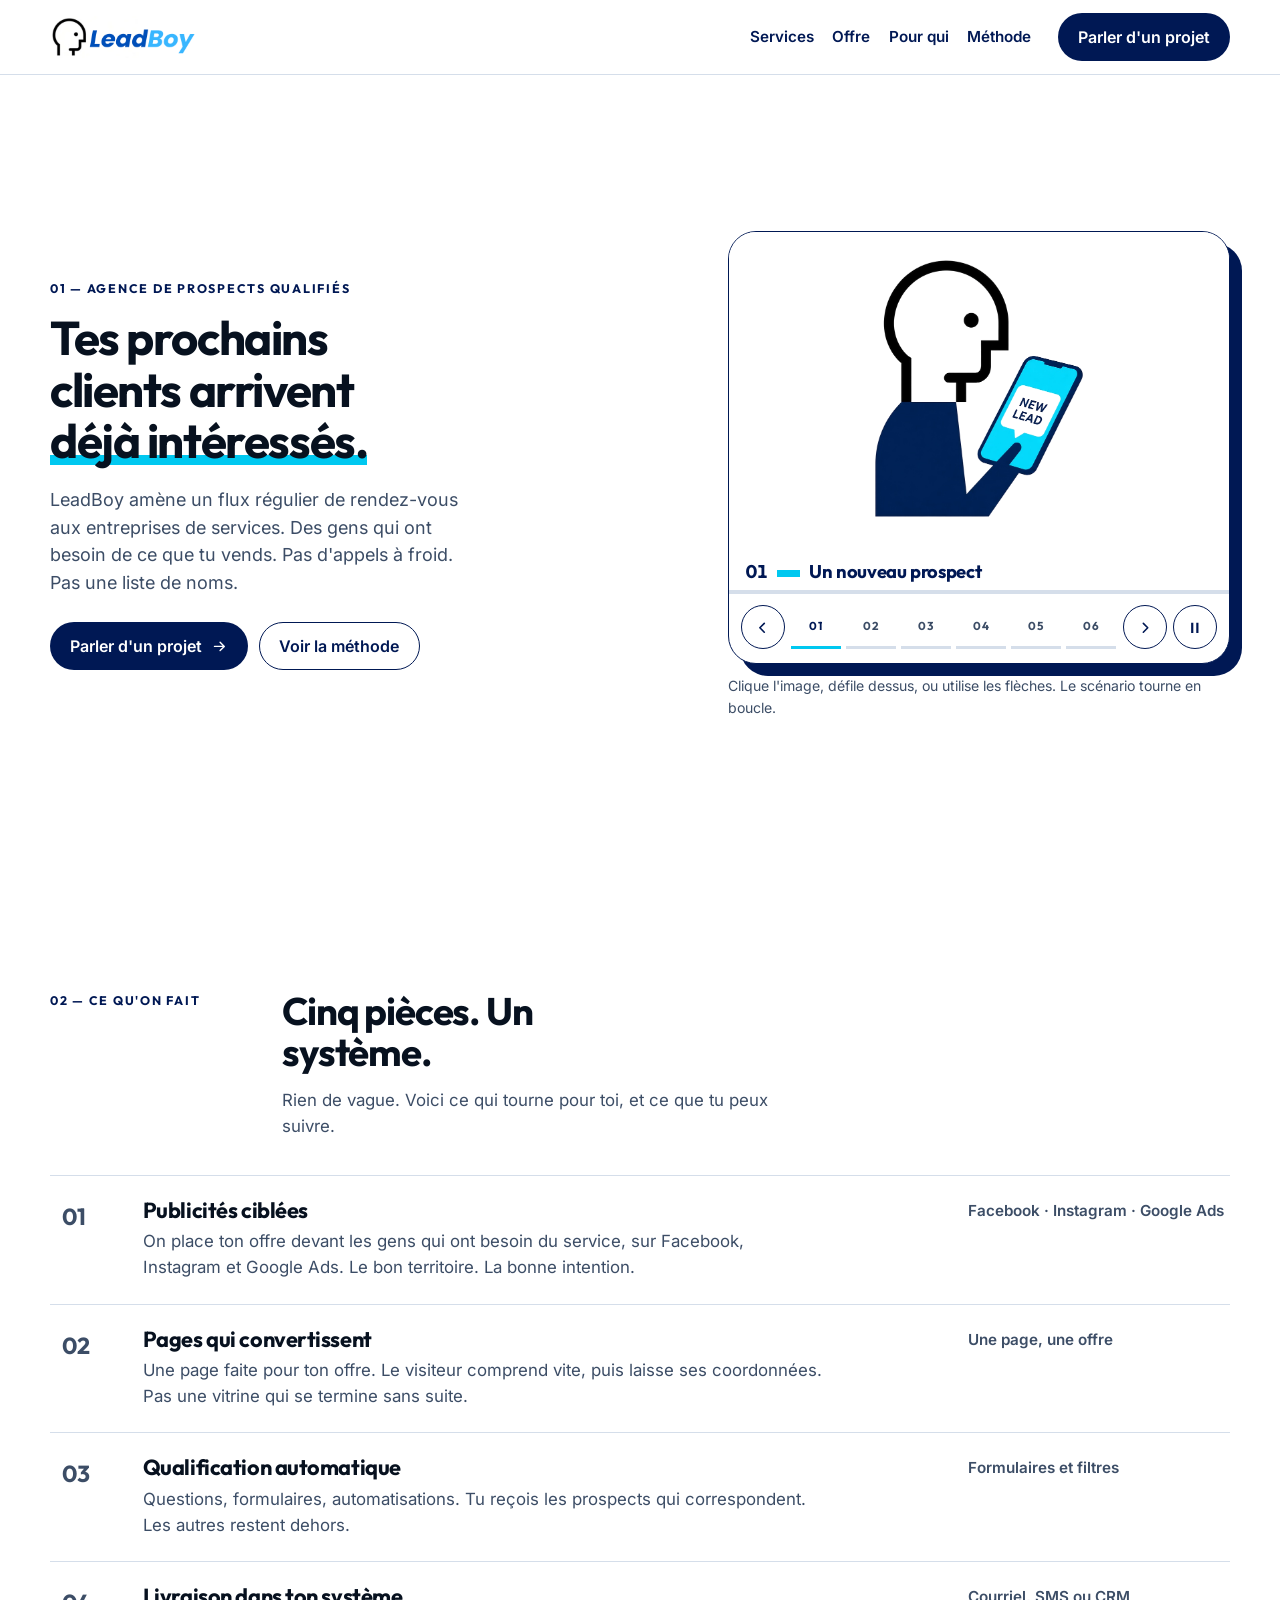
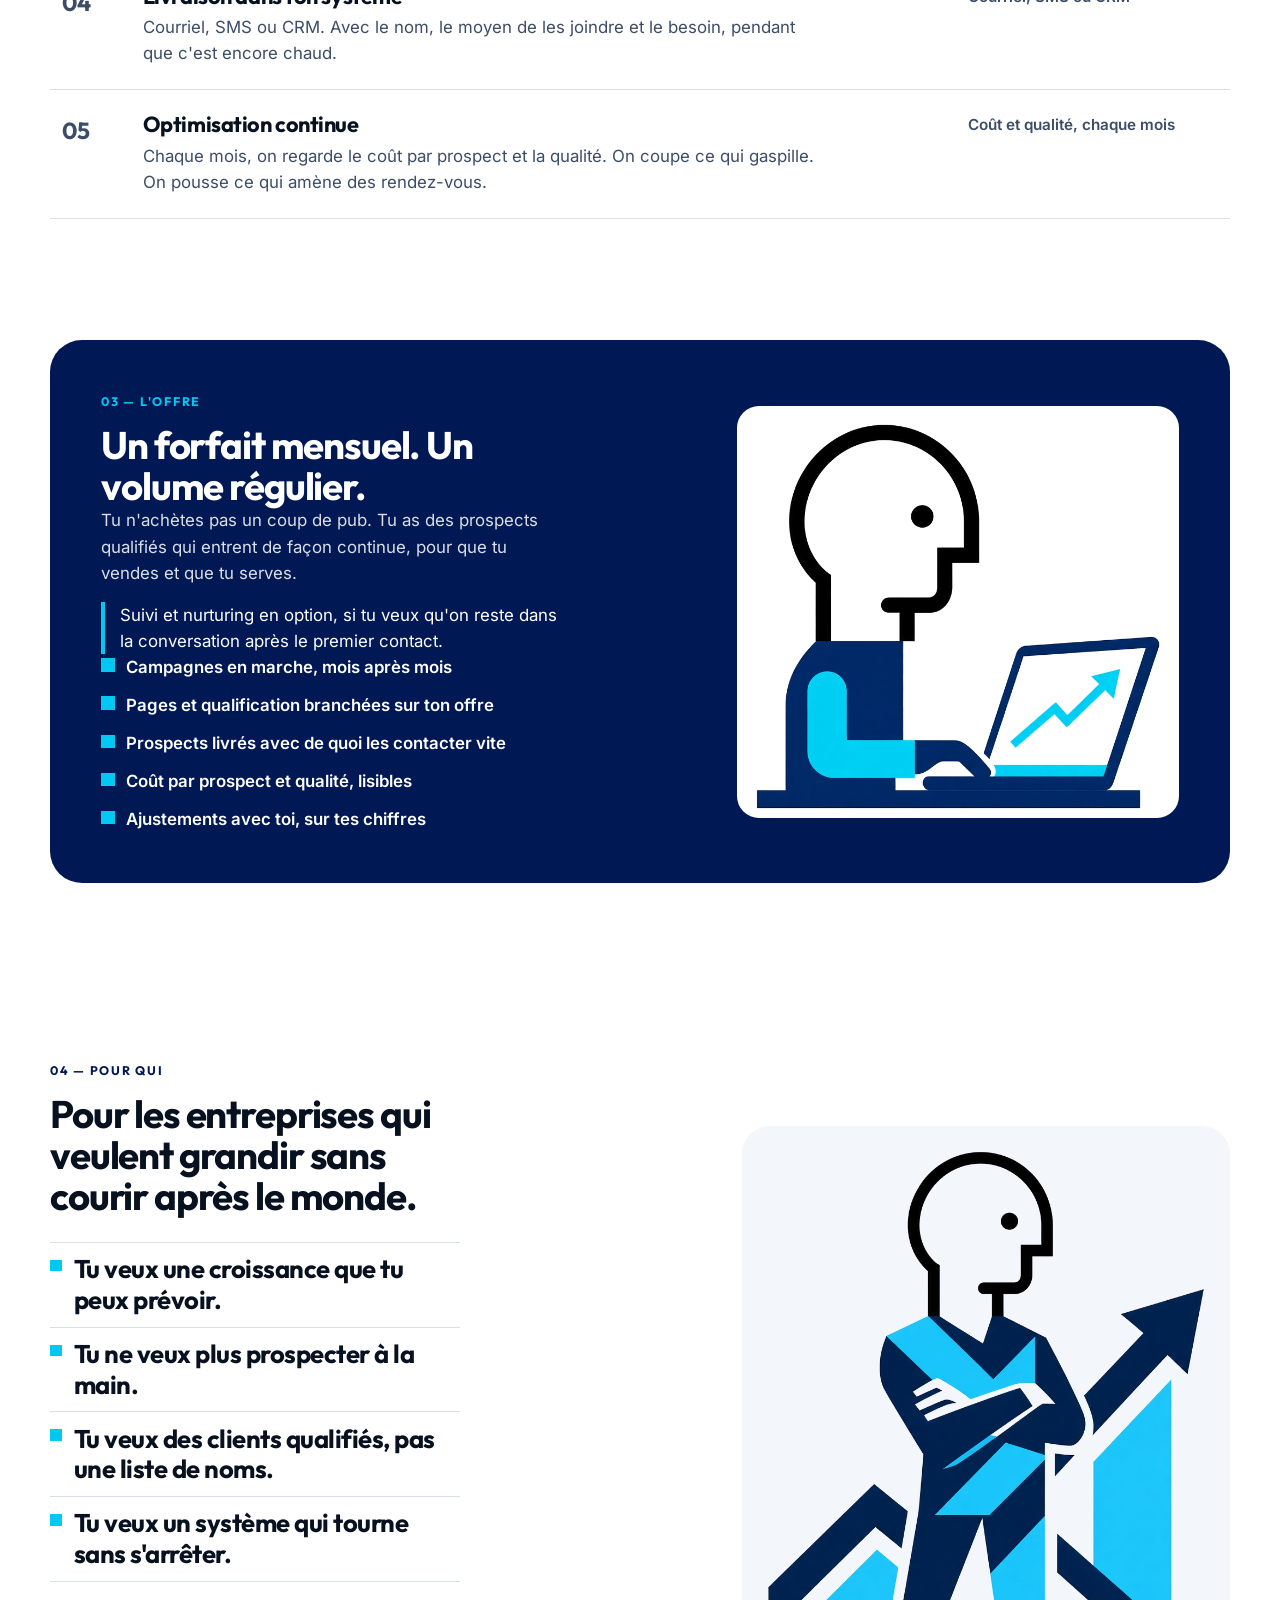
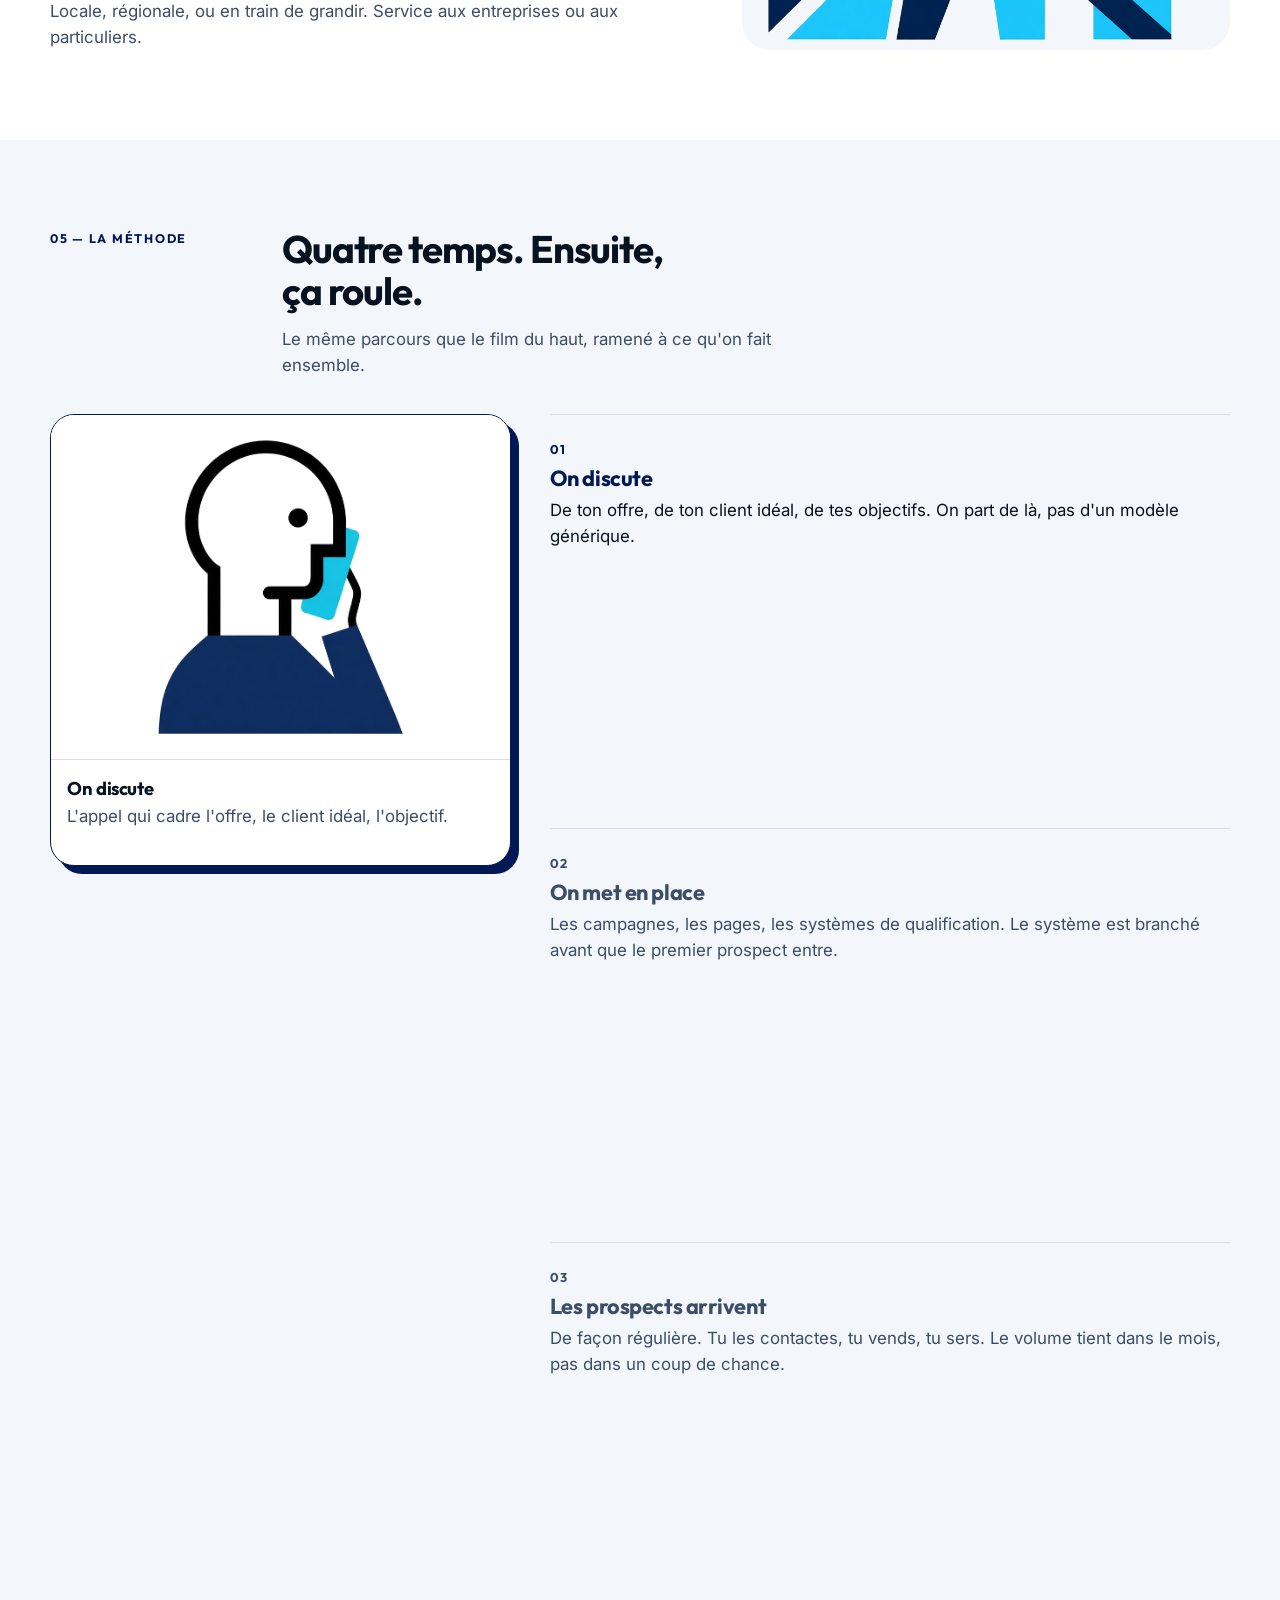
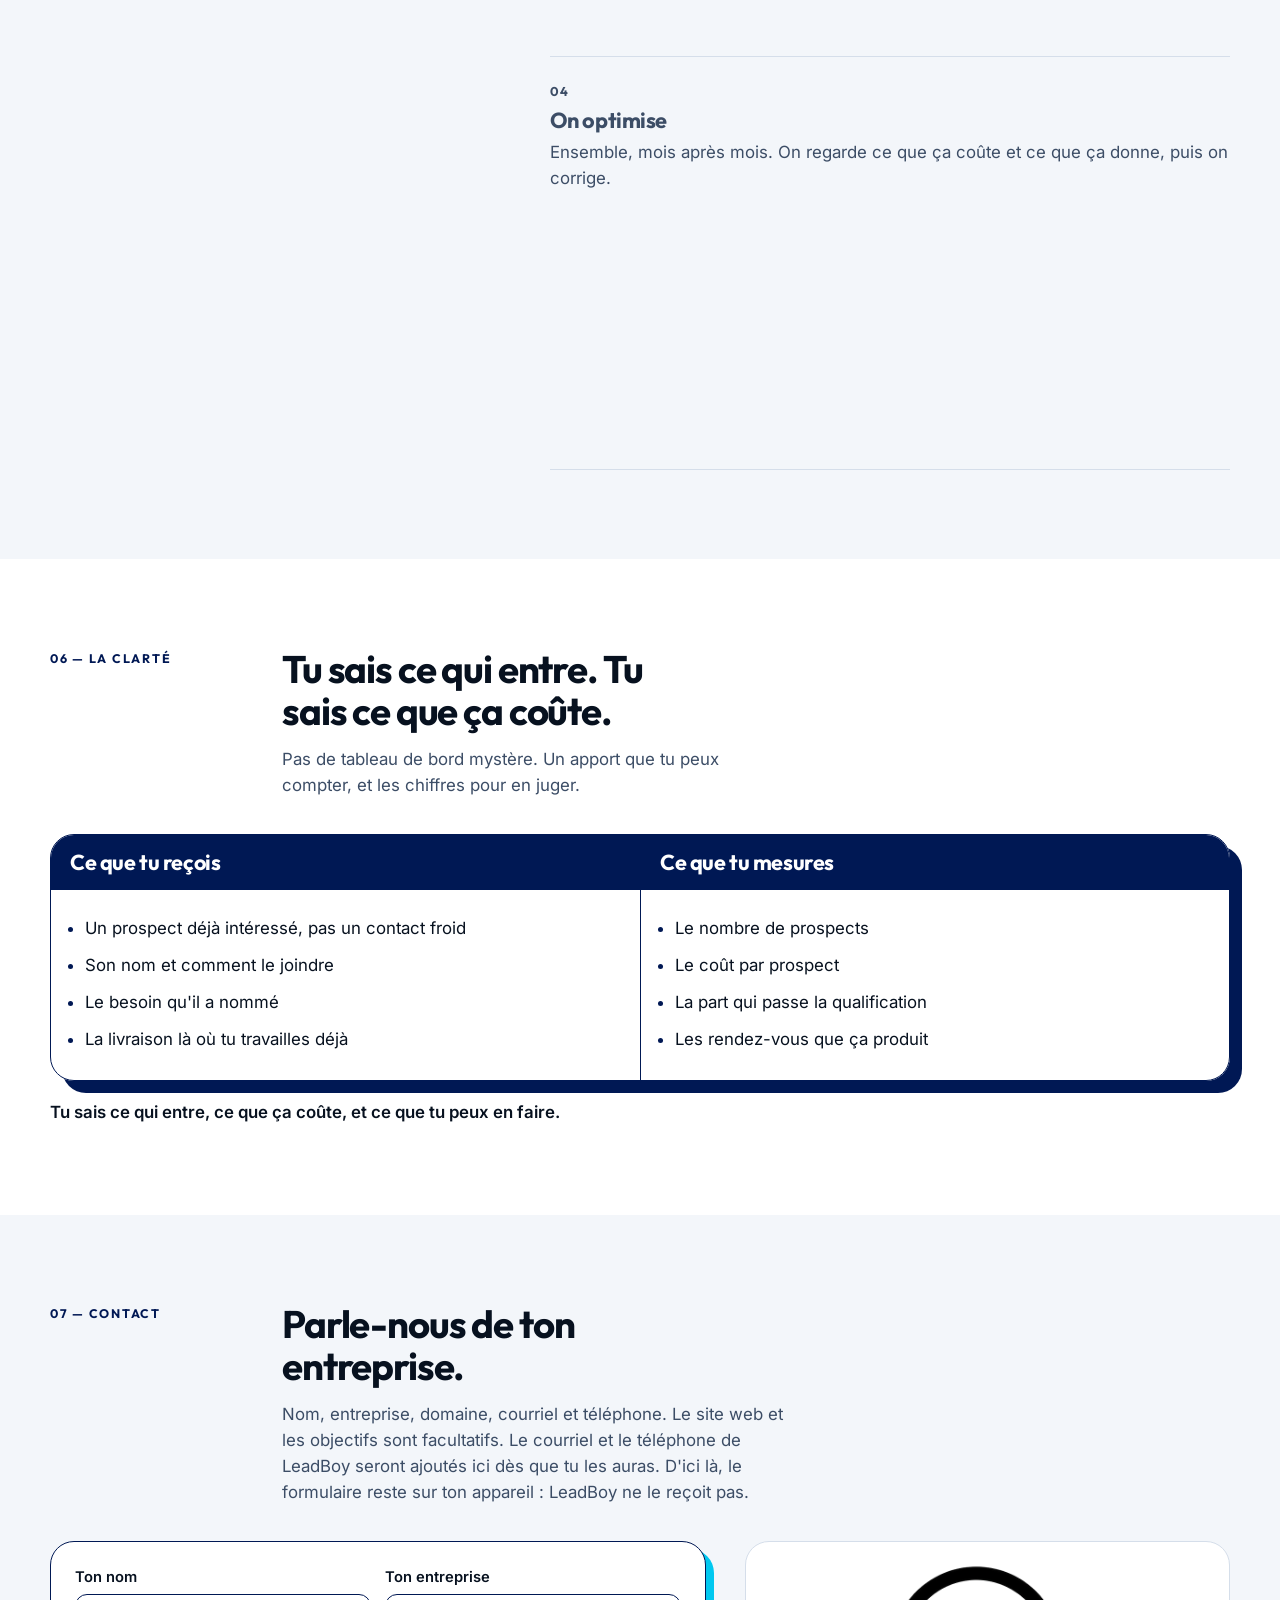
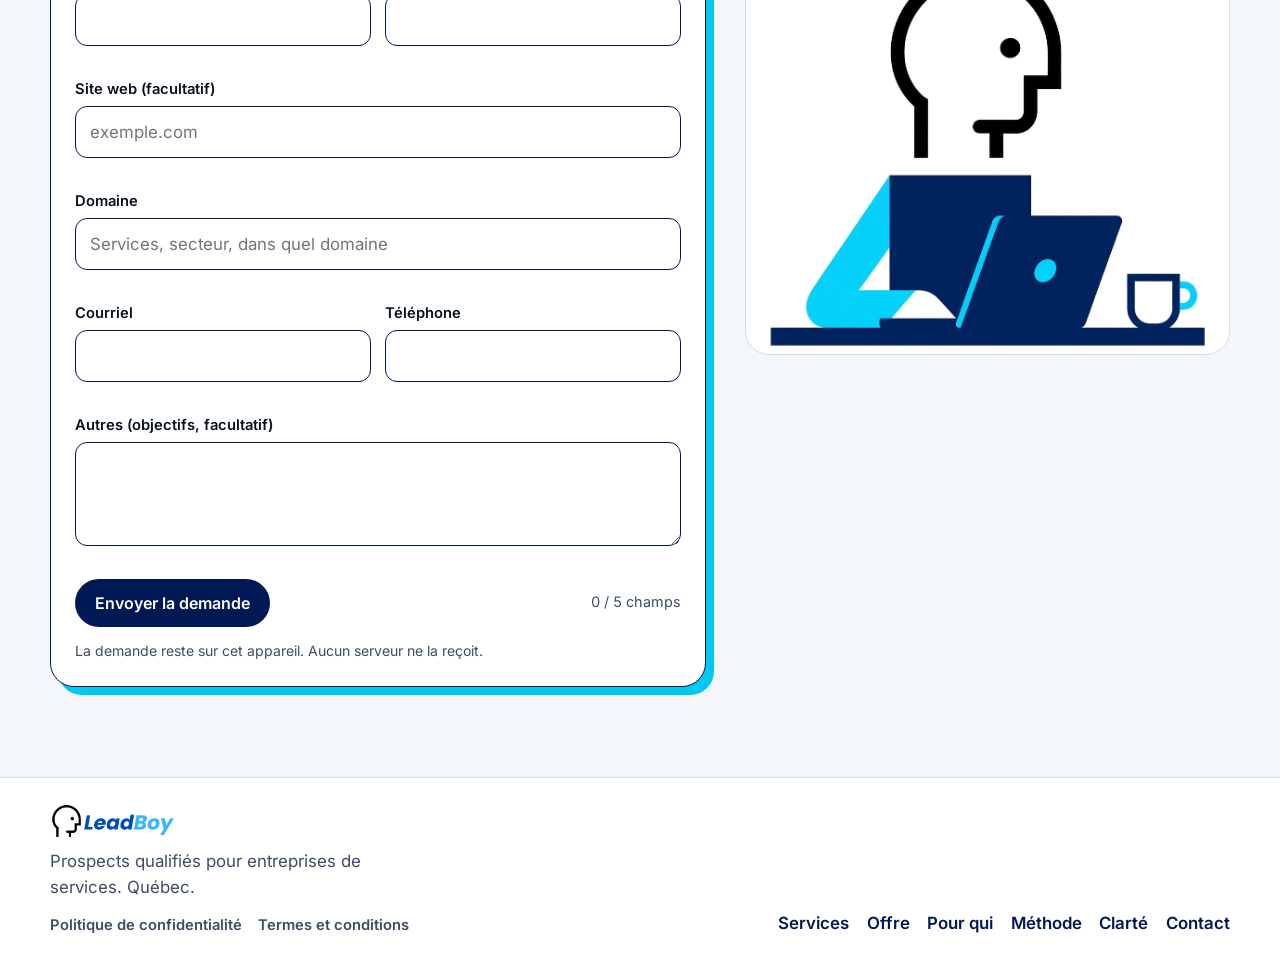
<file: index.html>
<!DOCTYPE html>
<html lang="fr-CA">
<head>
  <meta charset="utf-8">
  <meta name="viewport" content="width=device-width, initial-scale=1">
  <title>LeadBoy — Des prospects qualifiés, chaque mois</title>
  <meta name="description" content="LeadBoy génère des prospects qualifiés pour les entreprises de services. Publicités ciblées, pages, qualification et livraison. Un forfait mensuel, un volume régulier.">
  <meta name="theme-color" content="#001854">
  <link rel="icon" href="favicon.png" type="image/png">
  <link rel="stylesheet" href="css/styles.css">
  <script>
    if (window.matchMedia("(prefers-reduced-motion: reduce)").matches) {
      document.documentElement.classList.add("reduce");
    }
  </script>
</head>
<body>
  <a class="skip" href="#contenu">Aller au contenu</a>
  <header class="site-header">
    <div class="bar wrap">
      <a class="brand" href="#top">
        <img src="assets/brand/logo.png" alt="LeadBoy" width="440" height="126">
      </a>
      <nav id="nav" class="nav" aria-label="Sections">
        <a href="#services">Services</a>
        <a href="#offre">Offre</a>
        <a href="#pour-qui">Pour qui</a>
        <a href="#methode">Méthode</a>
        <a class="nav-mobile-cta" href="#contact">Parler d'un projet</a>
      </nav>
      <a class="btn btn-primary nav-cta" href="#contact">Parler d'un projet</a>
      <button class="nav-toggle" id="nav-toggle" type="button" aria-expanded="false" aria-controls="nav">Menu</button>
    </div>
  </header>

  <main id="contenu">
    <section class="hero wrap" id="top" aria-labelledby="hero-title">
      <div class="hero-copy">
        <p class="kicker">01 — Agence de prospects qualifiés</p>
        <h1 id="hero-title">Tes prochains<br>clients arrivent<br><em>déjà intéressés.</em></h1>
        <p class="lede">LeadBoy amène un flux régulier de rendez-vous aux entreprises de services. Des gens qui ont besoin de ce que tu vends. Pas d'appels à froid. Pas une liste de noms.</p>
        <div class="hero-actions">
          <a class="btn btn-primary" href="#contact">
            Parler d'un projet
            <svg viewBox="0 0 24 24" aria-hidden="true"><path d="M5 12h13M13 6l6 6-6 6" fill="none" stroke="currentColor" stroke-width="2" stroke-linecap="round" stroke-linejoin="round"/></svg>
          </a>
          <a class="btn btn-ghost" href="#methode">Voir la méthode</a>
        </div>
      </div>

      <div class="stage-wrap">
        <div class="stage" id="stage" tabindex="0" role="region" aria-roledescription="diaporama" aria-label="Scénario en six temps. Flèches pour avancer, espace pour la lecture quand le cadre est sélectionné.">
          <div class="film" aria-hidden="true">
            <div class="beat is-on" data-beat="0">
              <div class="layer"><img src="assets/brand/scenes/scene-01.png" alt=""></div>
            </div>
            <div class="beat" data-beat="1">
              <div class="layer"><img src="assets/brand/scenes/scene-02.png" alt=""></div>
            </div>
            <div class="beat" data-beat="2">
              <div class="layer"><img src="assets/brand/scenes/scene-03.png" alt=""></div>
            </div>
            <div class="beat" data-beat="3">
              <div class="layer"><img src="assets/brand/scenes/scene-04.png" alt=""></div>
            </div>
            <div class="beat" data-beat="4">
              <div class="layer"><img src="assets/brand/scenes/scene-05.png" alt=""></div>
            </div>
            <div class="beat" data-beat="5">
              <div class="layer"><img src="assets/brand/scenes/scene-06.png" alt=""></div>
            </div>
          </div>

          <div class="stage-caption">
            <p class="cap-kicker">
              <span id="cap-index">01</span>
              <span class="cap-rule" aria-hidden="true"></span>
              <span id="cap-title">Un nouveau prospect</span>
            </p>
            <p id="cap-status" class="vh" aria-live="polite"></p>
          </div>
          <div class="progress" aria-hidden="true"><span></span></div>
          <div class="stage-controls">
            <button class="icon-btn" id="prev" type="button" aria-label="Temps précédent">
              <svg viewBox="0 0 24 24" aria-hidden="true"><path d="M14 6 L8 12 L14 18" fill="none" stroke="currentColor" stroke-width="2.2" stroke-linecap="round" stroke-linejoin="round"/></svg>
            </button>
            <div class="dots" role="tablist" aria-label="Temps du scénario">
              <button type="button" role="tab" aria-selected="true" aria-label="01 Un nouveau prospect">01</button>
              <button type="button" role="tab" aria-selected="false" tabindex="-1" aria-label="02 L'appel">02</button>
              <button type="button" role="tab" aria-selected="false" tabindex="-1" aria-label="03 Rendez-vous fixé">03</button>
              <button type="button" role="tab" aria-selected="false" tabindex="-1" aria-label="04 La présentation">04</button>
              <button type="button" role="tab" aria-selected="false" tabindex="-1" aria-label="05 Marché conclu">05</button>
              <button type="button" role="tab" aria-selected="false" tabindex="-1" aria-label="06 Ça grandit">06</button>
            </div>
            <button class="icon-btn" id="next" type="button" aria-label="Temps suivant">
              <svg viewBox="0 0 24 24" aria-hidden="true"><path d="M10 6 L16 12 L10 18" fill="none" stroke="currentColor" stroke-width="2.2" stroke-linecap="round" stroke-linejoin="round"/></svg>
            </button>
            <button class="icon-btn" id="play" type="button" aria-pressed="true" aria-label="Mettre le scénario en pause">
              <svg class="icon-pause" viewBox="0 0 24 24" aria-hidden="true"><path d="M7 5h3v14H7zM14 5h3v14h-3z" fill="currentColor"/></svg>
              <svg class="icon-play" viewBox="0 0 24 24" aria-hidden="true" hidden><path d="M8 5l11 7-11 7z" fill="currentColor"/></svg>
            </button>
          </div>
        </div>
        <p class="stage-hint">Clique l'image, défile dessus, ou utilise les flèches. Le scénario tourne en boucle.</p>
      </div>
    </section>

    <section class="band" id="services" aria-labelledby="services-title">
      <div class="wrap">
        <div class="section-head">
          <p class="kicker">02 — Ce qu'on fait</p>
          <div>
            <h2 id="services-title">Cinq pièces. Un système.</h2>
            <p>Rien de vague. Voici ce qui tourne pour toi, et ce que tu peux suivre.</p>
          </div>
        </div>
        <div class="ledger">
          <article class="svc">
            <p class="svc-n">01</p>
            <div>
              <h3>Publicités ciblées</h3>
              <p>On place ton offre devant les gens qui ont besoin du service, sur Facebook, Instagram et Google Ads. Le bon territoire. La bonne intention.</p>
            </div>
            <p class="svc-meta">Facebook · Instagram · Google Ads</p>
          </article>
          <article class="svc">
            <p class="svc-n">02</p>
            <div>
              <h3>Pages qui convertissent</h3>
              <p>Une page faite pour ton offre. Le visiteur comprend vite, puis laisse ses coordonnées. Pas une vitrine qui se termine sans suite.</p>
            </div>
            <p class="svc-meta">Une page, une offre</p>
          </article>
          <article class="svc">
            <p class="svc-n">03</p>
            <div>
              <h3>Qualification automatique</h3>
              <p>Questions, formulaires, automatisations. Tu reçois les prospects qui correspondent. Les autres restent dehors.</p>
            </div>
            <p class="svc-meta">Formulaires et filtres</p>
          </article>
          <article class="svc">
            <p class="svc-n">04</p>
            <div>
              <h3>Livraison dans ton système</h3>
              <p>Courriel, SMS ou CRM. Avec le nom, le moyen de les joindre et le besoin, pendant que c'est encore chaud.</p>
            </div>
            <p class="svc-meta">Courriel, SMS ou CRM</p>
          </article>
          <article class="svc">
            <p class="svc-n">05</p>
            <div>
              <h3>Optimisation continue</h3>
              <p>Chaque mois, on regarde le coût par prospect et la qualité. On coupe ce qui gaspille. On pousse ce qui amène des rendez-vous.</p>
            </div>
            <p class="svc-meta">Coût et qualité, chaque mois</p>
          </article>
        </div>
      </div>
    </section>

    <section class="offer" id="offre" aria-labelledby="offre-title">
      <div class="wrap">
        <div class="offer-panel">
          <div>
            <p class="kicker">03 — L'offre</p>
            <h2 id="offre-title">Un forfait mensuel. Un volume régulier.</h2>
            <p>Tu n'achètes pas un coup de pub. Tu as des prospects qualifiés qui entrent de façon continue, pour que tu vendes et que tu serves.</p>
            <p class="offer-option">Suivi et nurturing en option, si tu veux qu'on reste dans la conversation après le premier contact.</p>
            <ul class="checks">
              <li>Campagnes en marche, mois après mois</li>
              <li>Pages et qualification branchées sur ton offre</li>
              <li>Prospects livrés avec de quoi les contacter vite</li>
              <li>Coût par prospect et qualité, lisibles</li>
              <li>Ajustements avec toi, sur tes chiffres</li>
            </ul>
          </div>
          <div class="offer-art">
            <img src="assets/brand/laptop-croissance.png" width="786" height="748" alt="Le personnage LeadBoy devant un portable, une courbe qui monte à l'écran.">
          </div>
        </div>
      </div>
    </section>

    <section class="band" id="pour-qui" aria-labelledby="who-title">
      <div class="wrap who-grid">
        <div>
          <p class="kicker">04 — Pour qui</p>
          <h2 id="who-title">Pour les entreprises qui veulent grandir sans courir après le monde.</h2>
          <ul class="who-list">
            <li>Tu veux une croissance que tu peux prévoir.</li>
            <li>Tu ne veux plus prospecter à la main.</li>
            <li>Tu veux des clients qualifiés, pas une liste de noms.</li>
            <li>Tu veux un système qui tourne sans s'arrêter.</li>
          </ul>
          <p class="who-note">Locale, régionale, ou en train de grandir. Service aux entreprises ou aux particuliers.</p>
        </div>
        <div class="who-art">
          <img src="assets/brand/06-croissance.png" width="836" height="931" alt="Le personnage LeadBoy, bras croisés, devant une flèche qui monte.">
        </div>
      </div>
    </section>

    <section class="band band-paper" id="methode" aria-labelledby="method-title">
      <div class="wrap">
        <div class="section-head">
          <p class="kicker">05 — La méthode</p>
          <div>
            <h2 id="method-title">Quatre temps. Ensuite, ça roule.</h2>
            <p>Le même parcours que le film du haut, ramené à ce qu'on fait ensemble.</p>
          </div>
        </div>
        <div class="method-grid">
          <div class="method-sticky">
            <div class="mini">
              <img class="pose is-on" data-pose="appel" src="assets/brand/scenes/scene-02.png" alt="">
              <img class="pose" data-pose="setup" src="assets/brand/scenes/scene-04.png" alt="">
              <img class="pose" data-pose="lead" src="assets/brand/scenes/scene-01.png" alt="">
              <img class="pose" data-pose="grow" src="assets/brand/scenes/scene-06.png" alt="">
            </div>
            <div class="mini-caption">
              <strong id="mini-title">On discute</strong>
              <span id="mini-text">L'appel qui cadre l'offre, le client idéal, l'objectif.</span>
            </div>
          </div>
          <ol class="steps">
            <li class="step is-active" data-pose="appel">
              <span class="step-n">01</span>
              <h3>On discute</h3>
              <p>De ton offre, de ton client idéal, de tes objectifs. On part de là, pas d'un modèle générique.</p>
            </li>
            <li class="step" data-pose="setup">
              <span class="step-n">02</span>
              <h3>On met en place</h3>
              <p>Les campagnes, les pages, les systèmes de qualification. Le système est branché avant que le premier prospect entre.</p>
            </li>
            <li class="step" data-pose="lead">
              <span class="step-n">03</span>
              <h3>Les prospects arrivent</h3>
              <p>De façon régulière. Tu les contactes, tu vends, tu sers. Le volume tient dans le mois, pas dans un coup de chance.</p>
            </li>
            <li class="step" data-pose="grow">
              <span class="step-n">04</span>
              <h3>On optimise</h3>
              <p>Ensemble, mois après mois. On regarde ce que ça coûte et ce que ça donne, puis on corrige.</p>
            </li>
          </ol>
        </div>
      </div>
    </section>

    <section class="band" id="clarte" aria-labelledby="clarity-title">
      <div class="wrap">
        <div class="section-head">
          <p class="kicker">06 — La clarté</p>
          <div>
            <h2 id="clarity-title">Tu sais ce qui entre. Tu sais ce que ça coûte.</h2>
            <p>Pas de tableau de bord mystère. Un apport que tu peux compter, et les chiffres pour en juger.</p>
          </div>
        </div>
        <div class="sheet">
          <article>
            <h3>Ce que tu reçois</h3>
            <ul>
              <li>Un prospect déjà intéressé, pas un contact froid</li>
              <li>Son nom et comment le joindre</li>
              <li>Le besoin qu'il a nommé</li>
              <li>La livraison là où tu travailles déjà</li>
            </ul>
          </article>
          <article>
            <h3>Ce que tu mesures</h3>
            <ul>
              <li>Le nombre de prospects</li>
              <li>Le coût par prospect</li>
              <li>La part qui passe la qualification</li>
              <li>Les rendez-vous que ça produit</li>
            </ul>
          </article>
        </div>
        <p class="clarity-close">Tu sais ce qui entre, ce que ça coûte, et ce que tu peux en faire.</p>
      </div>
    </section>

    <section class="band band-paper" id="contact" aria-labelledby="contact-title">
      <div class="wrap">
        <div class="section-head">
          <p class="kicker">07 — Contact</p>
          <div>
            <h2 id="contact-title">Parle-nous de ton entreprise.</h2>
            <p>Nom, entreprise, domaine, courriel et téléphone. Le site web et les objectifs sont facultatifs. Le courriel et le téléphone de LeadBoy seront ajoutés ici dès que tu les auras. D'ici là, le formulaire reste sur ton appareil : LeadBoy ne le reçoit pas.</p>
          </div>
        </div>
        <div class="contact-grid">
          <div class="form-card">
            <form id="demande" novalidate>
              <div class="field">
                <label for="nom">Ton nom</label>
                <input id="nom" name="nom" type="text" autocomplete="name" required>
                <p class="err" id="err-nom"></p>
              </div>
              <div class="field">
                <label for="entreprise">Ton entreprise</label>
                <input id="entreprise" name="entreprise" type="text" autocomplete="organization" required>
                <p class="err"></p>
              </div>
              <div class="field field-wide">
                <label for="site">Site web (facultatif)</label>
                <input id="site" name="site" type="text" autocomplete="url" inputmode="url" placeholder="exemple.com">
                <p class="err"></p>
              </div>
              <div class="field field-wide">
                <label for="domaine">Domaine</label>
                <input id="domaine" name="domaine" type="text" required placeholder="Services, secteur, dans quel domaine">
                <p class="err"></p>
              </div>
              <div class="field">
                <label for="courriel">Courriel</label>
                <input id="courriel" name="courriel" type="email" autocomplete="email" inputmode="email" required>
                <p class="err"></p>
              </div>
              <div class="field">
                <label for="telephone">Téléphone</label>
                <input id="telephone" name="telephone" type="tel" autocomplete="tel" inputmode="tel" required>
                <p class="err"></p>
              </div>
              <div class="field field-wide">
                <label for="autres">Autres (objectifs, facultatif)</label>
                <textarea id="autres" name="autres"></textarea>
                <p class="err"></p>
              </div>
              <div class="form-row">
                <button class="btn btn-primary" type="submit">Envoyer la demande</button>
                <p class="form-meta"><span id="form-count">0 / 7</span> champs</p>
              </div>
              <p class="fine">La demande reste sur cet appareil. Aucun serveur ne la reçoit.</p>
            </form>
            <div class="thanks" id="thanks" hidden>
              <h3 tabindex="-1">C'est noté, <span id="thanks-name"></span>.</h3>
              <p>Ta demande est enregistrée sur cet appareil. Rien n'a été envoyé. Tu peux la relire ici, ou la modifier.</p>
              <dl class="recap" id="thanks-recap"></dl>
              <button class="btn btn-ghost" id="thanks-reset" type="button">Modifier la demande</button>
            </div>
          </div>
          <div class="contact-art">
            <img src="assets/brand/bureau.png" width="971" height="852" alt="Le personnage LeadBoy à son bureau, avec un portable et un café.">
          </div>
        </div>
      </div>
    </section>
  </main>

  <footer class="site-footer">
    <div class="wrap footer-grid">
      <div class="footer-brand">
        <img src="assets/brand/logo.png" alt="LeadBoy" width="440" height="126">
        <p>Prospects qualifiés pour entreprises de services. Québec.</p>
        <nav class="footer-legal" aria-label="Informations légales">
          <a href="confidentialite.html">Politique de confidentialité</a>
          <a href="conditions.html">Termes et conditions</a>
        </nav>
      </div>
      <nav class="footer-nav" aria-label="Pied de page">
        <a href="#services">Services</a>
        <a href="#offre">Offre</a>
        <a href="#pour-qui">Pour qui</a>
        <a href="#methode">Méthode</a>
        <a href="#clarte">Clarté</a>
        <a href="#contact">Contact</a>
      </nav>
    </div>
  </footer>
  <script src="js/scene.js"></script>
  <script src="js/site.js"></script>
</body>
</html>
</file>
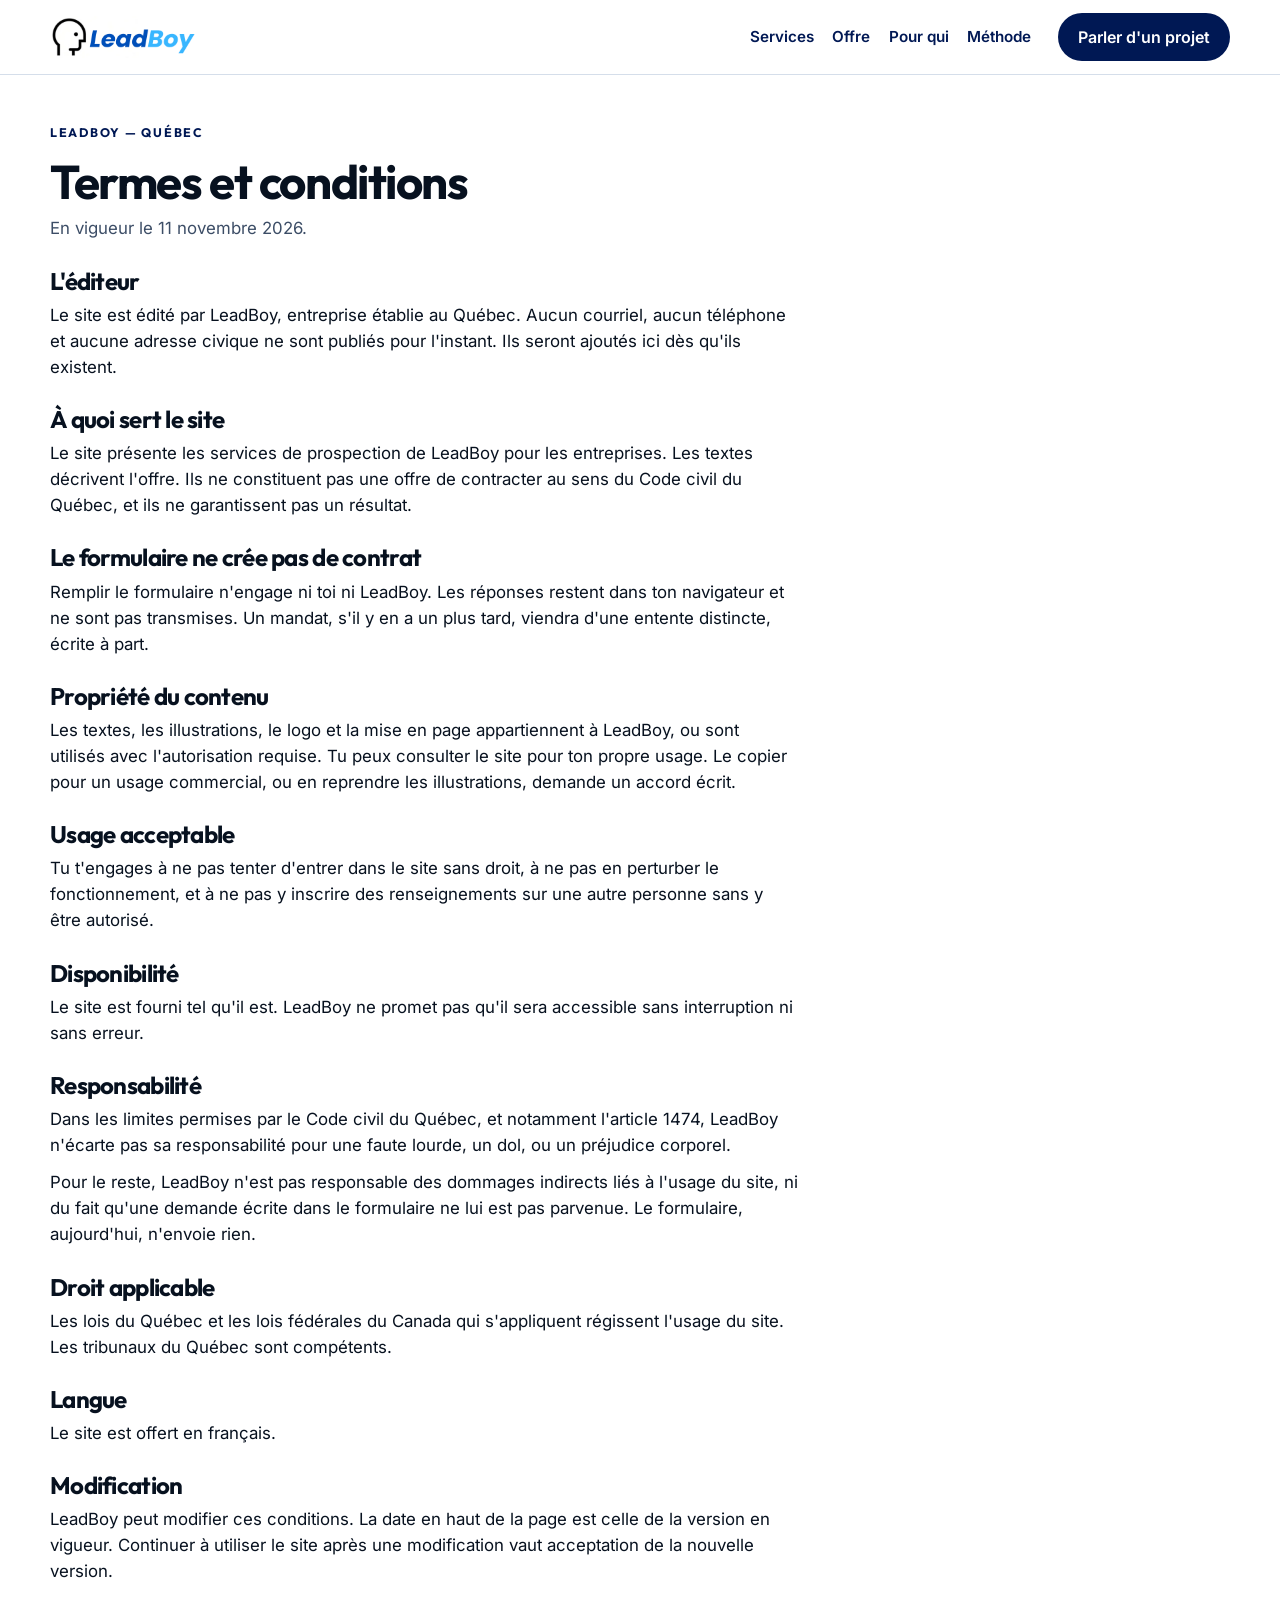
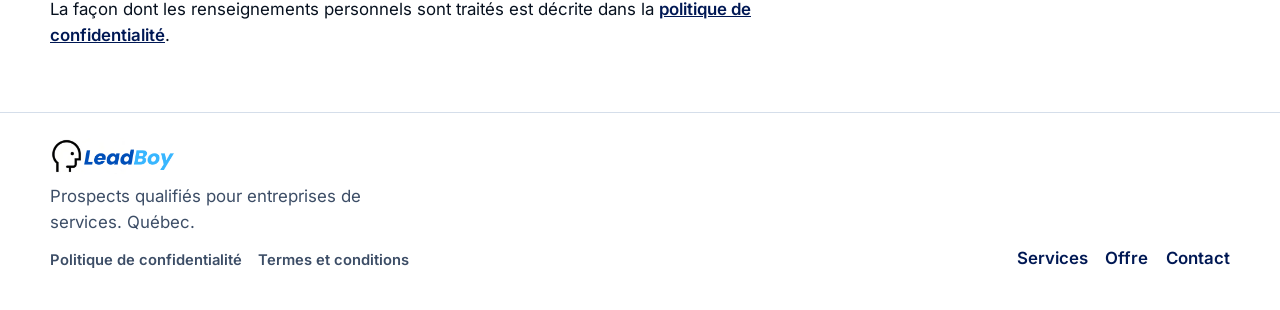
<file: conditions.html>
<!DOCTYPE html>
<html lang="fr-CA">
<head>
  <meta charset="utf-8">
  <meta name="viewport" content="width=device-width, initial-scale=1">
  <title>Termes et conditions — LeadBoy</title>
  <meta name="description" content="Conditions d'utilisation du site LeadBoy, selon les lois du Québec.">
  <meta name="theme-color" content="#001854">
  <link rel="icon" href="favicon.png" type="image/png">
  <link rel="stylesheet" href="css/styles.css">
  <script>
    if (window.matchMedia("(prefers-reduced-motion: reduce)").matches) {
      document.documentElement.classList.add("reduce");
    }
  </script>
</head>
<body>
  <a class="skip" href="#contenu">Aller au contenu</a>
  <header class="site-header">
    <div class="bar wrap">
      <a class="brand" href="index.html">
        <img src="assets/brand/logo.png" alt="LeadBoy" width="440" height="126">
      </a>
      <nav id="nav" class="nav" aria-label="Sections">
        <a href="index.html#services">Services</a>
        <a href="index.html#offre">Offre</a>
        <a href="index.html#pour-qui">Pour qui</a>
        <a href="index.html#methode">Méthode</a>
        <a class="nav-mobile-cta" href="index.html#contact">Parler d'un projet</a>
      </nav>
      <a class="btn btn-primary nav-cta" href="index.html#contact">Parler d'un projet</a>
      <button class="nav-toggle" id="nav-toggle" type="button" aria-expanded="false" aria-controls="nav">Menu</button>
    </div>
  </header>

  <main class="legal wrap" id="contenu">
    <p class="kicker">LeadBoy — Québec</p>
    <h1>Termes et conditions</h1>
    <p class="updated">En vigueur le 11 novembre 2026.</p>

    <h2>L'éditeur</h2>
    <p>Le site est édité par LeadBoy, entreprise établie au Québec. Aucun courriel, aucun téléphone et aucune adresse civique ne sont publiés pour l'instant. Ils seront ajoutés ici dès qu'ils existent.</p>

    <h2>À quoi sert le site</h2>
    <p>Le site présente les services de prospection de LeadBoy pour les entreprises. Les textes décrivent l'offre. Ils ne constituent pas une offre de contracter au sens du Code civil du Québec, et ils ne garantissent pas un résultat.</p>

    <h2>Le formulaire ne crée pas de contrat</h2>
    <p>Remplir le formulaire n'engage ni toi ni LeadBoy. Les réponses restent dans ton navigateur et ne sont pas transmises. Un mandat, s'il y en a un plus tard, viendra d'une entente distincte, écrite à part.</p>

    <h2>Propriété du contenu</h2>
    <p>Les textes, les illustrations, le logo et la mise en page appartiennent à LeadBoy, ou sont utilisés avec l'autorisation requise. Tu peux consulter le site pour ton propre usage. Le copier pour un usage commercial, ou en reprendre les illustrations, demande un accord écrit.</p>

    <h2>Usage acceptable</h2>
    <p>Tu t'engages à ne pas tenter d'entrer dans le site sans droit, à ne pas en perturber le fonctionnement, et à ne pas y inscrire des renseignements sur une autre personne sans y être autorisé.</p>

    <h2>Disponibilité</h2>
    <p>Le site est fourni tel qu'il est. LeadBoy ne promet pas qu'il sera accessible sans interruption ni sans erreur.</p>

    <h2>Responsabilité</h2>
    <p>Dans les limites permises par le Code civil du Québec, et notamment l'article 1474, LeadBoy n'écarte pas sa responsabilité pour une faute lourde, un dol, ou un préjudice corporel.</p>
    <p>Pour le reste, LeadBoy n'est pas responsable des dommages indirects liés à l'usage du site, ni du fait qu'une demande écrite dans le formulaire ne lui est pas parvenue. Le formulaire, aujourd'hui, n'envoie rien.</p>

    <h2>Droit applicable</h2>
    <p>Les lois du Québec et les lois fédérales du Canada qui s'appliquent régissent l'usage du site. Les tribunaux du Québec sont compétents.</p>

    <h2>Langue</h2>
    <p>Le site est offert en français.</p>

    <h2>Modification</h2>
    <p>LeadBoy peut modifier ces conditions. La date en haut de la page est celle de la version en vigueur. Continuer à utiliser le site après une modification vaut acceptation de la nouvelle version.</p>

    <p>La façon dont les renseignements personnels sont traités est décrite dans la <a href="confidentialite.html">politique de confidentialité</a>.</p>
  </main>

  <footer class="site-footer">
    <div class="wrap footer-grid">
      <div class="footer-brand">
        <img src="assets/brand/logo.png" alt="LeadBoy" width="440" height="126">
        <p>Prospects qualifiés pour entreprises de services. Québec.</p>
        <nav class="footer-legal" aria-label="Informations légales">
          <a href="confidentialite.html">Politique de confidentialité</a>
          <a href="conditions.html" aria-current="page">Termes et conditions</a>
        </nav>
      </div>
      <nav class="footer-nav" aria-label="Pied de page">
        <a href="index.html#services">Services</a>
        <a href="index.html#offre">Offre</a>
        <a href="index.html#contact">Contact</a>
      </nav>
    </div>
  </footer>
  <script src="js/site.js"></script>
</body>
</html>
</file>
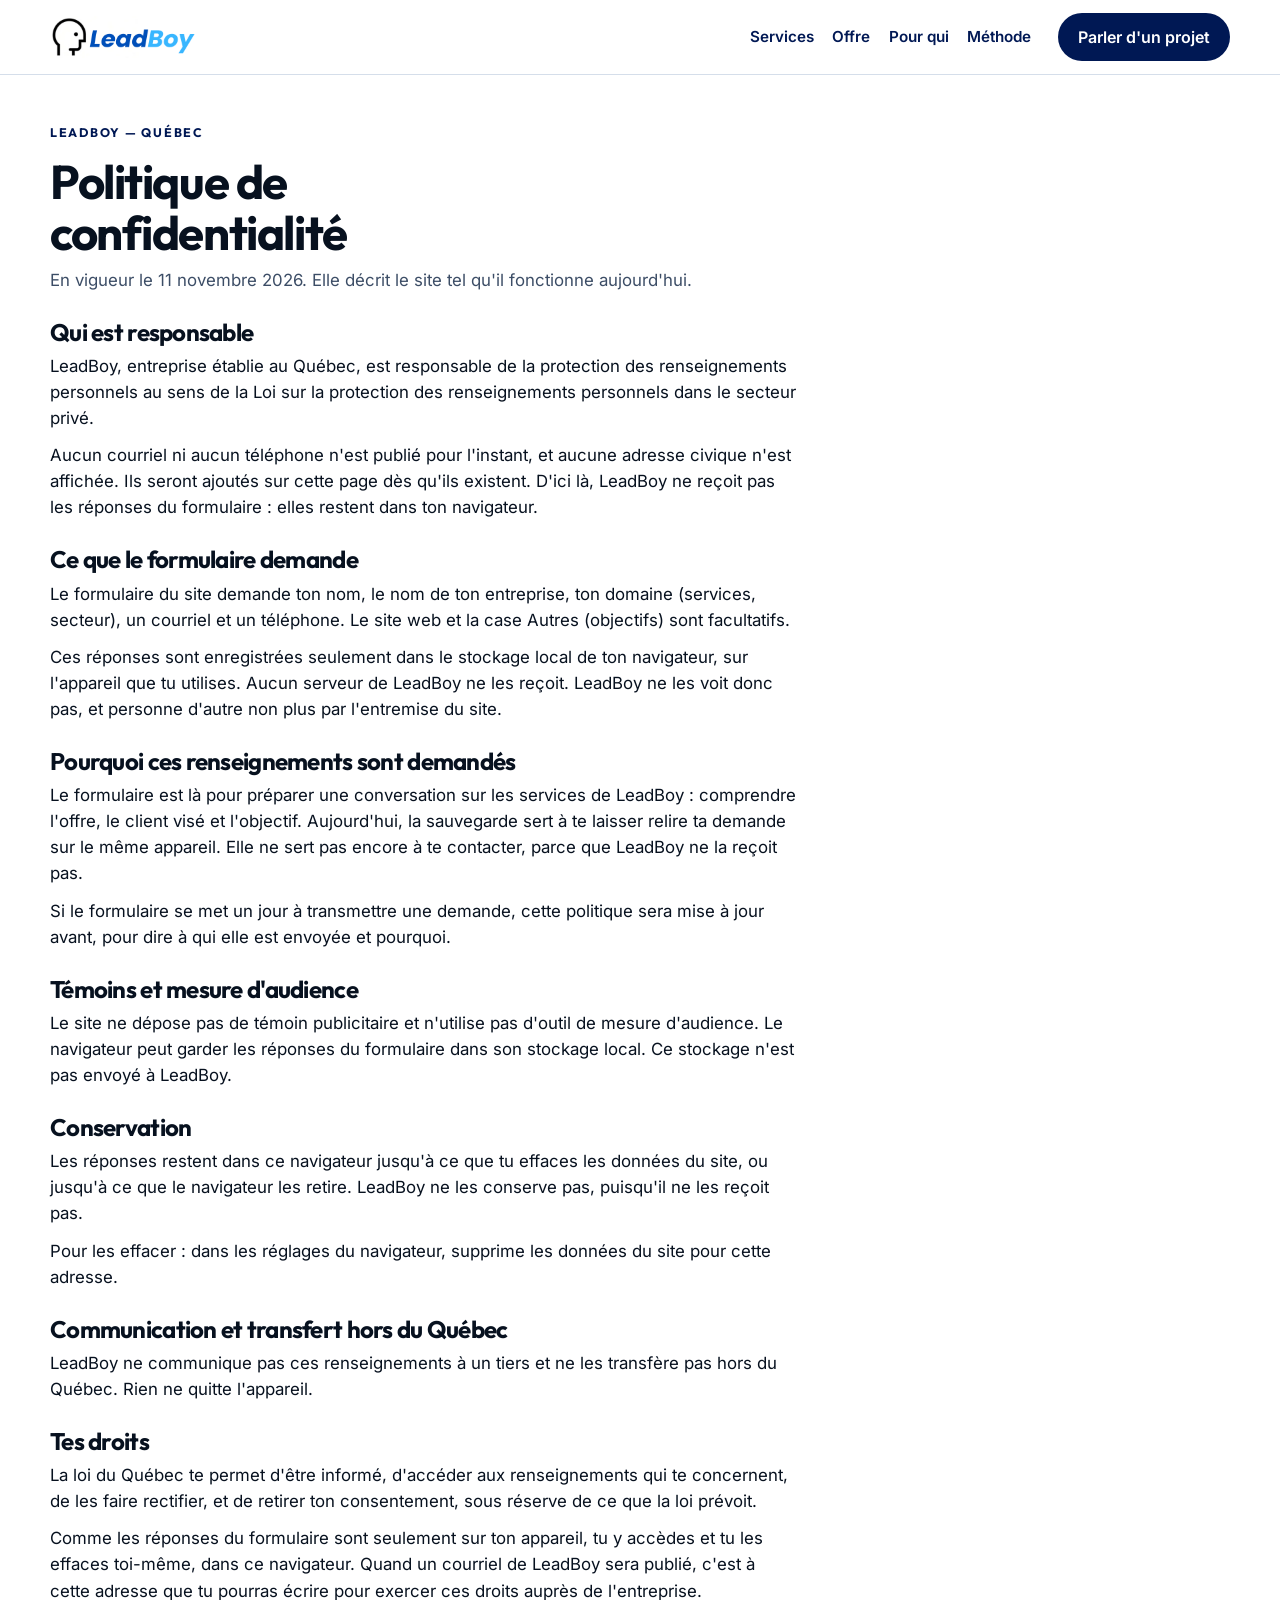
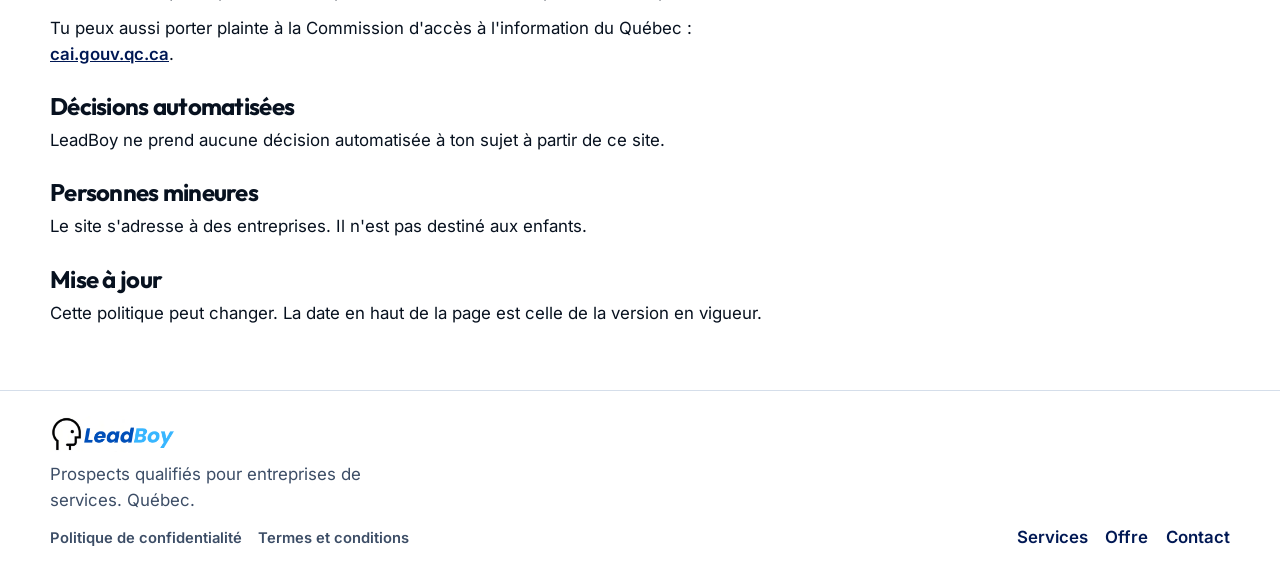
<file: confidentialite.html>
<!DOCTYPE html>
<html lang="fr-CA">
<head>
  <meta charset="utf-8">
  <meta name="viewport" content="width=device-width, initial-scale=1">
  <title>Politique de confidentialité — LeadBoy</title>
  <meta name="description" content="Comment LeadBoy traite les renseignements personnels, selon les lois du Québec.">
  <meta name="theme-color" content="#001854">
  <link rel="icon" href="favicon.png" type="image/png">
  <link rel="stylesheet" href="css/styles.css">
  <script>
    if (window.matchMedia("(prefers-reduced-motion: reduce)").matches) {
      document.documentElement.classList.add("reduce");
    }
  </script>
</head>
<body>
  <a class="skip" href="#contenu">Aller au contenu</a>
  <header class="site-header">
    <div class="bar wrap">
      <a class="brand" href="index.html">
        <img src="assets/brand/logo.png" alt="LeadBoy" width="440" height="126">
      </a>
      <nav id="nav" class="nav" aria-label="Sections">
        <a href="index.html#services">Services</a>
        <a href="index.html#offre">Offre</a>
        <a href="index.html#pour-qui">Pour qui</a>
        <a href="index.html#methode">Méthode</a>
        <a class="nav-mobile-cta" href="index.html#contact">Parler d'un projet</a>
      </nav>
      <a class="btn btn-primary nav-cta" href="index.html#contact">Parler d'un projet</a>
      <button class="nav-toggle" id="nav-toggle" type="button" aria-expanded="false" aria-controls="nav">Menu</button>
    </div>
  </header>

  <main class="legal wrap" id="contenu">
    <p class="kicker">LeadBoy — Québec</p>
    <h1>Politique de confidentialité</h1>
    <p class="updated">En vigueur le 11 novembre 2026. Elle décrit le site tel qu'il fonctionne aujourd'hui.</p>

    <h2>Qui est responsable</h2>
    <p>LeadBoy, entreprise établie au Québec, est responsable de la protection des renseignements personnels au sens de la Loi sur la protection des renseignements personnels dans le secteur privé.</p>
    <p>Aucun courriel ni aucun téléphone n'est publié pour l'instant, et aucune adresse civique n'est affichée. Ils seront ajoutés sur cette page dès qu'ils existent. D'ici là, LeadBoy ne reçoit pas les réponses du formulaire : elles restent dans ton navigateur.</p>

    <h2>Ce que le formulaire demande</h2>
    <p>Le formulaire du site demande ton nom, le nom de ton entreprise, ton domaine (services, secteur), un courriel et un téléphone. Le site web et la case Autres (objectifs) sont facultatifs.</p>
    <p>Ces réponses sont enregistrées seulement dans le stockage local de ton navigateur, sur l'appareil que tu utilises. Aucun serveur de LeadBoy ne les reçoit. LeadBoy ne les voit donc pas, et personne d'autre non plus par l'entremise du site.</p>

    <h2>Pourquoi ces renseignements sont demandés</h2>
    <p>Le formulaire est là pour préparer une conversation sur les services de LeadBoy : comprendre l'offre, le client visé et l'objectif. Aujourd'hui, la sauvegarde sert à te laisser relire ta demande sur le même appareil. Elle ne sert pas encore à te contacter, parce que LeadBoy ne la reçoit pas.</p>
    <p>Si le formulaire se met un jour à transmettre une demande, cette politique sera mise à jour avant, pour dire à qui elle est envoyée et pourquoi.</p>

    <h2>Témoins et mesure d'audience</h2>
    <p>Le site ne dépose pas de témoin publicitaire et n'utilise pas d'outil de mesure d'audience. Le navigateur peut garder les réponses du formulaire dans son stockage local. Ce stockage n'est pas envoyé à LeadBoy.</p>

    <h2>Conservation</h2>
    <p>Les réponses restent dans ce navigateur jusqu'à ce que tu effaces les données du site, ou jusqu'à ce que le navigateur les retire. LeadBoy ne les conserve pas, puisqu'il ne les reçoit pas.</p>
    <p>Pour les effacer : dans les réglages du navigateur, supprime les données du site pour cette adresse.</p>

    <h2>Communication et transfert hors du Québec</h2>
    <p>LeadBoy ne communique pas ces renseignements à un tiers et ne les transfère pas hors du Québec. Rien ne quitte l'appareil.</p>

    <h2>Tes droits</h2>
    <p>La loi du Québec te permet d'être informé, d'accéder aux renseignements qui te concernent, de les faire rectifier, et de retirer ton consentement, sous réserve de ce que la loi prévoit.</p>
    <p>Comme les réponses du formulaire sont seulement sur ton appareil, tu y accèdes et tu les effaces toi-même, dans ce navigateur. Quand un courriel de LeadBoy sera publié, c'est à cette adresse que tu pourras écrire pour exercer ces droits auprès de l'entreprise.</p>
    <p>Tu peux aussi porter plainte à la Commission d'accès à l'information du Québec : <a href="https://www.cai.gouv.qc.ca/">cai.gouv.qc.ca</a>.</p>

    <h2>Décisions automatisées</h2>
    <p>LeadBoy ne prend aucune décision automatisée à ton sujet à partir de ce site.</p>

    <h2>Personnes mineures</h2>
    <p>Le site s'adresse à des entreprises. Il n'est pas destiné aux enfants.</p>

    <h2>Mise à jour</h2>
    <p>Cette politique peut changer. La date en haut de la page est celle de la version en vigueur.</p>
  </main>

  <footer class="site-footer">
    <div class="wrap footer-grid">
      <div class="footer-brand">
        <img src="assets/brand/logo.png" alt="LeadBoy" width="440" height="126">
        <p>Prospects qualifiés pour entreprises de services. Québec.</p>
        <nav class="footer-legal" aria-label="Informations légales">
          <a href="confidentialite.html" aria-current="page">Politique de confidentialité</a>
          <a href="conditions.html">Termes et conditions</a>
        </nav>
      </div>
      <nav class="footer-nav" aria-label="Pied de page">
        <a href="index.html#services">Services</a>
        <a href="index.html#offre">Offre</a>
        <a href="index.html#contact">Contact</a>
      </nav>
    </div>
  </footer>
  <script src="js/site.js"></script>
</body>
</html>
</file>
<file: css/styles.css>
@font-face {
  font-family: Outfit;
  src: url("../assets/fonts/outfit-600.ttf") format("truetype");
  font-weight: 600;
  font-style: normal;
  font-display: swap;
}
@font-face {
  font-family: Outfit;
  src: url("../assets/fonts/outfit-700.ttf") format("truetype");
  font-weight: 700;
  font-style: normal;
  font-display: swap;
}
@font-face {
  font-family: Inter;
  src: url("../assets/fonts/inter-400.woff2") format("woff2");
  font-weight: 400 700;
  font-style: normal;
  font-display: swap;
}

:root {
  --navy: #001854;
  --navy-2: #06245f;
  --ink: #07111f;
  --muted: #3c4d66;
  --line: #d5deea;
  --paper: #f3f6fa;
  --cyan: #00c8f0;
  --white: #fff;
  --danger: #9b1c1c;
  --header: 4.6rem;
  --wrap: 1180px;
  --shadow: 12px 12px 0 var(--navy);
  color-scheme: light;
}

*,
*::before,
*::after { box-sizing: border-box; }

html { scroll-padding-top: calc(var(--header) + 0.75rem); }

body {
  margin: 0;
  font-family: Inter, "Segoe UI", sans-serif;
  font-size: 1.05rem;
  line-height: 1.55;
  color: var(--ink);
  background: var(--white);
  overflow-x: clip;
}
body.nav-open { overflow: hidden; }

img { max-width: 100%; height: auto; display: block; }

h1, h2, h3, .svc-n, .step-n, .who-list, .kicker, .dots button, .thanks h3, .cap-kicker {
  font-family: Outfit, Inter, sans-serif;
}

h1, h2, h3 { line-height: 1.08; letter-spacing: -0.03em; font-weight: 700; margin: 0; }

h1 { font-size: clamp(2.35rem, 3.7vw, 3.45rem); }
h2 { font-size: clamp(1.85rem, 3vw, 2.6rem); max-width: 10.5em; }
h3 { font-size: clamp(1.2rem, 1.7vw, 1.45rem); letter-spacing: -0.02em; }

p { margin: 0; }

a { color: inherit; }

:focus-visible {
  outline: 3px solid var(--cyan);
  outline-offset: 3px;
}

[hidden] { display: none !important; }

.vh {
  position: absolute;
  width: 1px;
  height: 1px;
  padding: 0;
  margin: -1px;
  overflow: hidden;
  clip: rect(0, 0, 0, 0);
  white-space: nowrap;
  border: 0;
}

.skip {
  position: absolute;
  left: 1rem;
  top: -4rem;
  z-index: 80;
  background: var(--navy);
  color: var(--white);
  padding: 0.7rem 1rem;
  border-radius: 999px;
  text-decoration: none;
  font-weight: 600;
}
.skip:focus { top: 0.8rem; }

.wrap {
  width: min(var(--wrap), calc(100% - 2.75rem));
  margin-inline: auto;
}

.kicker {
  margin: 0 0 0.85rem;
  font-weight: 700;
  font-size: 0.78rem;
  letter-spacing: 0.14em;
  text-transform: uppercase;
  color: var(--navy);
}

.lede {
  margin-top: 1.25rem;
  max-width: 38ch;
  font-size: 1.12rem;
  color: var(--muted);
}

.section-head {
  display: grid;
  grid-template-columns: minmax(8rem, 13rem) minmax(0, 1fr);
  gap: 1rem 1.5rem;
  align-items: start;
  margin-bottom: 2.25rem;
}
.section-head .kicker { margin: 0; }
.section-head p:last-child {
  margin-top: 0.85rem;
  max-width: 46ch;
  color: var(--muted);
}

.btn {
  display: inline-flex;
  align-items: center;
  justify-content: center;
  gap: 0.55rem;
  min-height: 3rem;
  padding: 0.75rem 1.2rem;
  border-radius: 999px;
  border: 1.5px solid transparent;
  font: 600 1rem/1 Inter, sans-serif;
  text-decoration: none;
  cursor: pointer;
  background: transparent;
  color: var(--navy);
}
.btn-primary { background: var(--navy); color: var(--white); }
.btn-primary:hover { background: var(--cyan); color: var(--navy); }
.btn-ghost { border-color: var(--navy); background: var(--white); }
.btn-ghost:hover { background: var(--navy); color: var(--white); }
.btn svg { width: 1.05rem; height: 1.05rem; }

.site-header {
  position: sticky;
  top: 0;
  z-index: 40;
  background: var(--white);
  border-bottom: 1px solid var(--line);
}
.bar {
  display: flex;
  align-items: center;
  gap: 1.25rem;
  min-height: var(--header);
}
.brand { display: flex; align-items: center; }
.brand img { height: 42px; width: auto; }
.nav {
  display: flex;
  align-items: center;
  gap: 1.15rem;
  margin-left: auto;
}
.nav-mobile-cta { display: none; }
.nav a {
  text-decoration: none;
  font-weight: 600;
  font-size: 0.95rem;
  color: var(--navy);
}
.nav a:hover, .nav a[aria-current="true"] { color: var(--ink); box-shadow: inset 0 -2px 0 var(--cyan); }
.nav-cta { margin-left: 0.4rem; }
.nav-toggle {
  display: none;
  margin-left: auto;
  min-width: 3rem;
  min-height: 3rem;
  padding: 0 0.95rem;
  border-radius: 999px;
  border: 1.5px solid var(--navy);
  background: var(--white);
  color: var(--navy);
  font: 700 0.85rem/1 Inter, sans-serif;
  cursor: pointer;
}

.hero {
  display: grid;
  grid-template-columns: minmax(0, 1.12fr) minmax(300px, 0.88fr);
  gap: clamp(1.5rem, 3vw, 2.75rem);
  align-items: center;
  padding: clamp(1.4rem, 3vw, 2.4rem) 0 clamp(2.5rem, 5vw, 4rem);
  min-height: calc(100svh - var(--header));
}
.hero-copy { min-width: 0; }
.hero h1 em {
  font-style: normal;
  background-image: linear-gradient(var(--cyan), var(--cyan));
  background-repeat: no-repeat;
  background-size: 100% 0.22em;
  background-position: 0 92%;
}
.hero-actions {
  display: flex;
  flex-wrap: wrap;
  gap: 0.7rem;
  margin-top: 1.6rem;
}

.stage {
  position: relative;
  background: var(--white);
  border: 1.5px solid var(--navy);
  border-radius: 28px;
  box-shadow: var(--shadow);
  overflow: hidden;
}
.stage:focus-visible { outline-offset: 6px; }
.film {
  position: relative;
  aspect-ratio: 16 / 10;
  background: var(--white);
  overflow: hidden;
  user-select: none;
  cursor: pointer;
}
.thanks h3:focus { outline: none; }
.thanks h3:focus-visible { outline: 3px solid var(--cyan); outline-offset: 4px; }
.stage-caption { padding: 0.85rem 1.1rem 0.2rem; }
.cap-kicker {
  display: flex;
  gap: 0.6rem;
  align-items: baseline;
  font-weight: 700;
  letter-spacing: -0.02em;
  color: var(--navy);
  font-size: 1.15rem;
}
.cap-kicker span:first-child { color: var(--navy); }
#cap-index {
  font-variant-numeric: tabular-nums;
}
.cap-rule {
  width: 1.4rem;
  height: 0.45rem;
  background: var(--cyan);
  display: inline-block;
  transform: translateY(-1px);
}
.stage-controls {
  display: flex;
  align-items: center;
  gap: 0.4rem;
  padding: 0.7rem 0.75rem 0.85rem;
}
.icon-btn {
  width: 2.75rem;
  height: 2.75rem;
  flex: 0 0 auto;
  border-radius: 999px;
  border: 1.5px solid var(--navy);
  background: var(--white);
  color: var(--navy);
  display: grid;
  place-items: center;
  cursor: pointer;
}
.icon-btn:hover { background: var(--navy); color: var(--white); }
.icon-btn svg { width: 1.1rem; height: 1.1rem; }
.dots {
  display: flex;
  gap: 0.3rem;
  flex: 1;
  min-width: 0;
}
.dots button {
  flex: 1;
  min-width: 0;
  height: 2.75rem;
  border: 0;
  border-bottom: 3px solid var(--line);
  background: transparent;
  color: var(--muted);
  font-weight: 800;
  font-size: 0.72rem;
  letter-spacing: 0.06em;
  cursor: pointer;
  padding: 0;
}
.dots button[aria-selected="true"] {
  color: var(--navy);
  border-bottom-color: var(--cyan);
}
.progress {
  height: 4px;
  background: var(--line);
}
.progress > span {
  display: block;
  height: 100%;
  width: 100%;
  background: var(--cyan);
  transform: scaleX(0);
  transform-origin: left center;
}
.stage.is-playing .progress > span { animation: fill var(--beat, 3.4s) linear; }
@keyframes fill { to { transform: scaleX(1); } }
.stage-hint {
  margin: 0.7rem 0 0;
  color: var(--muted);
  font-size: 0.88rem;
}

/* Film: the six illustrations, still, one after another. */
.beat {
  position: absolute;
  inset: 0;
  opacity: 0;
  transform: translateX(36px);
  transition: opacity 0.55s ease, transform 0.7s cubic-bezier(0.16, 0.84, 0.24, 1);
  pointer-events: none;
}
.beat.is-on {
  opacity: 1;
  transform: none;
  pointer-events: auto;
}
.beat.is-out { opacity: 0; transform: translateX(-42px); }
.beat.is-out-right { opacity: 0; transform: translateX(42px); }
.beat.prep { transition: none; }
.layer {
  position: absolute;
  inset: 0;
  display: grid;
  place-items: center;
}
.layer img {
  width: auto;
  height: auto;
  max-width: 88%;
  max-height: 88%;
  min-width: 0;
  min-height: 0;
  object-fit: contain;
}
.band { padding: clamp(3.2rem, 7vw, 6rem) 0; }
.band-paper { background: var(--paper); }

.svc {
  display: grid;
  grid-template-columns: 4.2rem minmax(0, 1fr) minmax(9rem, 16rem);
  gap: 0.8rem 1.2rem;
  padding: 1.45rem 0.4rem;
  border-top: 1px solid var(--line);
  align-items: start;
  position: relative;
}
.svc:last-child { border-bottom: 1px solid var(--line); }
.svc::before {
  content: "";
  position: absolute;
  left: 0;
  top: 0.7rem;
  bottom: 0.7rem;
  width: 0;
  background: var(--cyan);
  transition: width 0.2s ease;
}
.svc:hover::before, .svc:focus-within::before { width: 6px; }
.svc-n { font-size: 1.45rem; font-weight: 800; color: var(--navy); padding-left: 0.35rem; }
.svc h3 { margin-bottom: 0.35rem; }
.svc p { color: var(--muted); max-width: 62ch; }
.svc-meta {
  margin: 0;
  font-weight: 600;
  color: var(--navy);
  font-size: 0.95rem;
}

.offer { padding: clamp(1rem, 3vw, 2rem) 0 clamp(3rem, 7vw, 5.5rem); }
.offer-panel {
  background: var(--navy);
  color: var(--white);
  border-radius: 32px;
  padding: clamp(1.4rem, 4vw, 3.2rem);
  display: grid;
  grid-template-columns: 1.15fr 0.85fr;
  gap: clamp(1.2rem, 3vw, 2.5rem);
  align-items: center;
}
.offer-panel .kicker { color: var(--cyan); }
.offer-panel .section-head { margin-bottom: 0; }
.offer-panel p { color: rgba(255, 255, 255, 0.86); max-width: 42ch; }
.offer-option {
  margin-top: 1rem;
  padding-left: 0.9rem;
  border-left: 4px solid var(--cyan);
  color: var(--white) !important;
}
.checks { list-style: none; margin: 0; padding: 0; display: grid; gap: 0.75rem; }
.checks li {
  display: grid;
  grid-template-columns: auto 1fr;
  gap: 0.7rem;
  align-items: start;
  font-weight: 600;
}
.checks li::before {
  content: "";
  width: 0.85rem;
  height: 0.85rem;
  margin-top: 0.3rem;
  background: var(--cyan);
}
.offer-art {
  background: var(--white);
  border-radius: 22px;
  padding: 0.6rem 0.6rem 0;
  display: grid;
  align-items: end;
}
.offer-art img { width: 100%; max-height: 420px; object-fit: contain; object-position: center bottom; }

.who-grid {
  display: grid;
  grid-template-columns: 1.15fr 0.85fr;
  gap: 2rem;
  align-items: end;
}
.who-list { list-style: none; margin: 1.5rem 0 0; padding: 0; }
.who-list li {
  position: relative;
  padding: 0.7rem 0 0.7rem 1.5rem;
  border-top: 1px solid var(--line);
  font-weight: 700;
  font-size: clamp(1.2rem, 2vw, 1.6rem);
  letter-spacing: -0.02em;
  line-height: 1.2;
  max-width: 16em;
}
.who-list li:last-child { border-bottom: 1px solid var(--line); }
.who-list li::before {
  content: "";
  position: absolute;
  left: 0;
  top: 1.05rem;
  width: 0.72rem;
  height: 0.72rem;
  background: var(--cyan);
}
.who-note { margin-top: 1rem; color: var(--muted); }
.who-art {
  background: var(--paper);
  border-radius: 28px;
  padding: 1rem 1rem 0;
}
.who-art img { width: 100%; max-height: 520px; object-fit: contain; object-position: center bottom; }

.method-grid {
  display: grid;
  grid-template-columns: minmax(240px, 0.78fr) 1.15fr;
  gap: clamp(1.2rem, 3vw, 3rem);
  align-items: start;
}
.method-sticky {
  position: sticky;
  top: calc(var(--header) + 1rem);
  background: var(--white);
  border: 1.5px solid var(--navy);
  border-radius: 24px;
  box-shadow: 8px 8px 0 var(--navy);
  overflow: hidden;
}
.mini {
  position: relative;
  aspect-ratio: 4 / 3;
  background: var(--white);
}
.pose {
  position: absolute;
  inset: 0;
  width: 100%;
  height: 100%;
  object-fit: contain;
  object-position: center center;
  padding: 0.85rem;
  opacity: 0;
  transform: translateY(14px);
  transition: opacity 0.22s ease, transform 0.22s ease;
}
.pose.is-on {
  opacity: 1;
  transform: none;
  transition: opacity 0.48s ease 0.16s, transform 0.55s cubic-bezier(0.16, 0.84, 0.24, 1) 0.12s;
}
.mini-caption {
  min-height: 6.6rem;
  padding: 0.9rem 1rem 1rem;
  border-top: 1px solid var(--line);
}
.mini-caption strong { display: block; font-family: Outfit, Inter, sans-serif; font-size: 1.15rem; letter-spacing: -0.02em; font-weight: 700; }
.mini-caption span { color: var(--muted); }
.steps { margin: 0; padding: 0; list-style: none; }
.step {
  padding: 1.6rem 0 1.8rem;
  border-top: 1px solid var(--line);
  color: var(--muted);
  min-height: 46vh;
}
.step:last-child { border-bottom: 1px solid var(--line); }
.step-n {
  display: block;
  font-weight: 800;
  letter-spacing: 0.08em;
  font-size: 0.8rem;
  margin-bottom: 0.4rem;
}
.step h3 { color: inherit; margin-bottom: 0.4rem; }
.step.is-active { color: var(--ink); }
.step.is-active h3 { color: var(--navy); }
.step.is-active .step-n { color: var(--navy); }

.sheet {
  display: grid;
  grid-template-columns: 1fr 1fr;
  border: 1.5px solid var(--navy);
  border-radius: 24px;
  overflow: hidden;
  box-shadow: var(--shadow);
}
.sheet article + article { border-left: 1.5px solid var(--navy); }
.sheet h3 {
  margin: 0;
  padding: 1rem 1.2rem;
  background: var(--navy);
  color: var(--white);
  font-size: 1.35rem;
}
.sheet ul { margin: 0; padding: 1.2rem 1.2rem 1.4rem 2.1rem; }
.sheet li { padding: 0.35rem 0; }
.sheet li::marker { color: var(--navy); }
.clarity-close {
  margin-top: 1.1rem;
  font-weight: 600;
  max-width: 48ch;
}

.contact-grid {
  display: grid;
  grid-template-columns: 1.15fr 0.85fr;
  gap: clamp(1.2rem, 3vw, 2.5rem);
  align-items: start;
}
.form-card {
  background: var(--white);
  border: 1.5px solid var(--navy);
  border-radius: 24px;
  padding: clamp(1rem, 2.5vw, 1.5rem);
  box-shadow: 8px 8px 0 var(--cyan);
}
form { display: grid; grid-template-columns: 1fr 1fr; gap: 0.85rem 0.9rem; }
.field { display: flex; flex-direction: column; gap: 0.3rem; min-width: 0; }
.field-wide { grid-column: 1 / -1; }
label { font-weight: 600; font-size: 0.92rem; }
input, textarea {
  width: 100%;
  border: 1.5px solid var(--navy);
  border-radius: 12px;
  padding: 0.75rem 0.85rem;
  font: inherit;
  color: var(--ink);
  background: var(--white);
}
textarea { min-height: 6.5rem; resize: vertical; }
input:focus, textarea:focus { outline: 3px solid var(--cyan); outline-offset: 1px; }
[aria-invalid="true"] { border-color: var(--danger); }
.err { min-height: 1.05em; color: var(--danger); font-size: 0.84rem; }
.form-row {
  grid-column: 1 / -1;
  display: flex;
  flex-wrap: wrap;
  gap: 0.8rem 1rem;
  align-items: center;
  justify-content: space-between;
}
.form-meta { color: var(--muted); font-size: 0.9rem; font-variant-numeric: tabular-nums; }
.fine {
  grid-column: 1 / -1;
  color: var(--muted);
  font-size: 0.88rem;
}
.contact-art {
  background: var(--white);
  border-radius: 24px;
  border: 1.5px solid var(--line);
  padding: 1rem 1rem 0;
}
.contact-art img { width: 100%; object-fit: contain; }

.thanks[hidden] { display: none; }
.thanks h3 { font-size: clamp(1.8rem, 3vw, 2.4rem); margin-bottom: 0.6rem; }
.thanks p { color: var(--muted); max-width: 48ch; }
.recap {
  margin: 1.1rem 0;
  display: grid;
  grid-template-columns: 9rem 1fr;
  gap: 0.35rem 0.8rem;
}
.recap dt { font-weight: 700; color: var(--navy); }
.recap dd { margin: 0; }

.site-footer { border-top: 1px solid var(--line); padding: 1.6rem 0 2.4rem; }
.footer-grid {
  display: flex;
  justify-content: space-between;
  gap: 1.5rem;
  align-items: end;
  flex-wrap: wrap;
}
.footer-brand img { height: 36px; width: auto; }
.footer-brand p { margin-top: 0.55rem; color: var(--muted); max-width: 32ch; }
.footer-nav { display: flex; flex-wrap: wrap; gap: 0.75rem 1.1rem; }
.footer-nav a { color: var(--navy); font-weight: 600; text-decoration: none; }
.footer-nav a:hover { box-shadow: inset 0 -2px 0 var(--cyan); }
.footer-legal {
  display: flex;
  flex-wrap: wrap;
  gap: 0.45rem 1rem;
  margin-top: 0.85rem;
}
.footer-legal a { color: var(--muted); font-weight: 600; font-size: 0.92rem; text-decoration: none; }
.footer-legal a:hover { color: var(--navy); box-shadow: inset 0 -2px 0 var(--cyan); }

.legal { padding: clamp(1.6rem, 4vw, 3rem) 0 4rem; }
.legal h1 { max-width: 16ch; margin-bottom: 0.55rem; }
.legal .updated { color: var(--muted); margin-bottom: 1.5rem; }
.legal h2 {
  font-size: clamp(1.25rem, 2vw, 1.5rem);
  max-width: none;
  margin: 1.7rem 0 0.45rem;
}
.legal p, .legal li { max-width: 68ch; }
.legal p + p { margin-top: 0.7rem; }
.legal ul { margin: 0.35rem 0 0; padding-left: 1.15rem; }
.legal li { margin: 0.28rem 0; }
.legal a { color: var(--navy); font-weight: 600; }

@media (max-width: 960px) {
  .hero, .offer-panel, .who-grid, .method-grid, .sheet, .contact-grid, .section-head {
    grid-template-columns: 1fr;
  }
  .sheet article + article { border-left: 0; border-top: 1.5px solid var(--navy); }
  .hero { min-height: 0; align-items: start; }
  .method-sticky { position: static; }
  .step { min-height: 0; }
  .svc { grid-template-columns: 3.2rem minmax(0, 1fr); }
  .svc-meta { grid-column: 2; }
  .who-art { order: -1; }
}

@media (max-width: 760px) {
  .wrap { width: min(100% - 1.4rem, var(--wrap)); }
  .nav-toggle { display: inline-flex; }
  .nav-cta { display: none; }
  .nav {
    display: none;
    position: fixed;
    inset: var(--header) 0 0 0;
    margin: 0;
    background: var(--white);
    flex-direction: column;
    align-items: flex-start;
    padding: 1.25rem 1.25rem 2rem;
    gap: 0.35rem;
    z-index: 35;
    overflow: auto;
  }
  .nav.is-open { display: flex; }
  .nav a {
    font-family: Outfit, Inter, sans-serif;
    font-weight: 700;
    font-size: 1.65rem;
    letter-spacing: -0.02em;
    width: 100%;
    padding: 0.35rem 0;
    border-bottom: 1px solid var(--line);
  }
  .nav a.nav-mobile-cta {
    margin-top: 0.8rem;
    width: auto;
    border: 0;
    background: var(--navy);
    color: var(--white);
    border-radius: 999px;
    padding: 0.85rem 1.2rem;
    font-family: Inter, sans-serif;
    font-size: 1rem;
    font-weight: 600;
    letter-spacing: 0;
  }
  form { grid-template-columns: 1fr; }
  .field-wide { grid-column: auto; }
  .stage { border-radius: 20px; box-shadow: 8px 8px 0 var(--navy); }
  .dots button { font-size: 0.65rem; letter-spacing: 0; }
  .recap { grid-template-columns: 1fr; }
  h1 { font-size: clamp(2.05rem, 8.5vw, 2.75rem); }
}

@media (prefers-reduced-motion: reduce) {
  *, *::before, *::after {
    animation: none !important;
    transition: none !important;
  }
  .beat { transform: none; }
}
</file>
